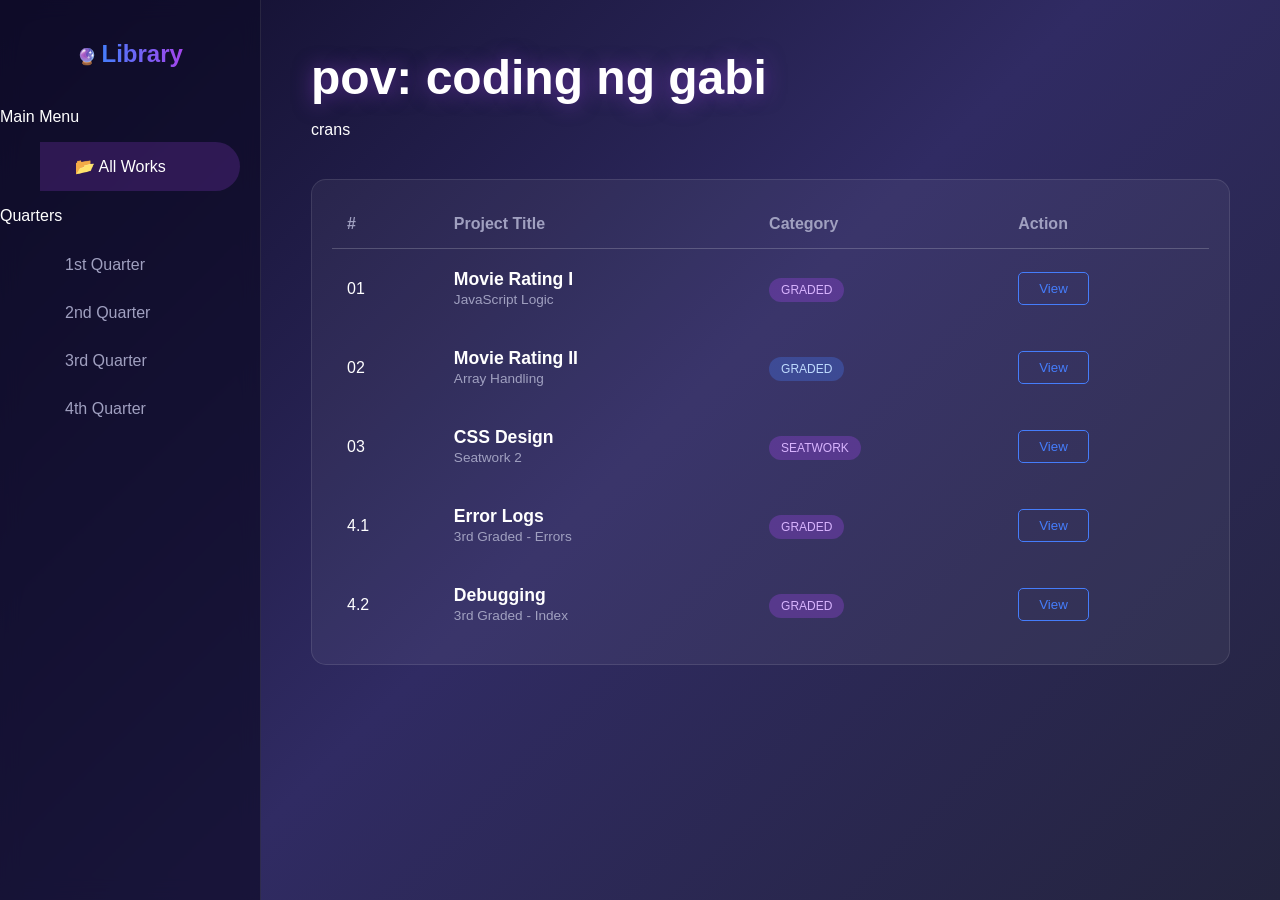
<file: index.html>
<!DOCTYPE html>
<html lang="en">
<head>
    <meta charset="UTF-8">
    <meta name="viewport" content="width=device-width, initial-scale=1.0">
    <title>Q4 Playlist</title>
    <link rel="stylesheet" href="index.css">
</head>
<body>
    <div class="appContainer">
        <aside class="sidebar">
            <div class="sidebarHeader">
                <div class="logo">
                    <span class="logoIcon">🔮</span>
                    <span class="logoText">Library</span>
                </div>
            </div>
            
            <nav class="navMenu">
                <div class="navSection">
                    <div class="navTitle">Main Menu</div>
                    <ul class="navList">
                        <li class="navItem active" data-target="all">
                            <span class="navIcon">📂</span>
                            <span class="navText">All Works</span>
                        </li>
                    </ul>
                </div>

                <div class="navSection">
                    <div class="navTitle">Quarters</div>
                    <ul class="navList">
                        <li class="navItem" data-target="q1"><span class="navText">1st Quarter</span></li>
                        <li class="navItem" data-target="q2"><span class="navText">2nd Quarter</span></li>
                        <li class="navItem" data-target="q3"><span class="navText">3rd Quarter</span></li>
                        <li class="navItem" data-target="q4"><span class="navText">4th Quarter</span></li>
                    </ul>
                </div>
            </nav>
        </aside>

        <main class="mainContent">
            <header class="contentHeader">
                <div class="headerInfo">
                    <h1 id="playlistTitle">pov: coding ng gabi</h1>
                    <p class="headerStatus">crans</p>
                </div>
            </header>

            <div class="tableWrapper">
                <table class="projectTable">
                    <thead>
                        <tr>
                            <th class="colNum">#</th>
                            <th class="colTitle">Project Title</th>
                            <th class="colTag">Category</th>
                            <th class="colLink">Action</th>
                        </tr>
                    </thead>
                    <tbody id="projectBody">
                        <tr class="projectRow" data-quarter="q4">
                            <td class="cellNum">01</td>
                            <td class="cellTitle">
                                <span class="mainTitle">Movie Rating I</span>
                                <span class="subTitle">JavaScript Logic</span>
                            </td>
                            <td><span class="badge purple">Graded</span></td>
                            <td><button class="launchBtn" onclick="window.location.href='public/q41gNaCandelaria.html'">View</button></td>
                        </tr>

                        <tr class="projectRow" data-quarter="q4">
                            <td class="cellNum">02</td>
                            <td class="cellTitle">
                                <span class="mainTitle">Movie Rating II</span>
                                <span class="subTitle">Array Handling</span>
                            </td>
                            <td><span class="badge blue">Graded</span></td>
                            <td><button class="launchBtn" onclick="window.location.href='public/q42gNaCandelaria.html'">View</button></td>
                        </tr>

                        <tr class="projectRow" data-quarter="q4">
                            <td class="cellNum">03</td>
                            <td class="cellTitle">
                                <span class="mainTitle">CSS Design</span>
                                <span class="subTitle">Seatwork 2</span>
                            </td>
                            <td><span class="badge purple">Seatwork</span></td>
                            <td><button class="launchBtn" onclick="window.location.href='public/9Na09CandelariaSeatwork2.html'">View</button></td>
                        </tr>

                        <tr class="projectRow" data-quarter="q4">
                            <td class="cellNum">4.1</td>
                            <td class="cellTitle">
                                <span class="mainTitle">Error Logs</span>
                                <span class="subTitle">3rd Graded - Errors</span>
                            </td>
                            <td><span class="badge purple">Graded</span></td>
                            <td><button class="launchBtn" onclick="window.location.href='public/3rdGraded/errorlogs.html'">View</button></td>
                        </tr>

                        <tr class="projectRow" data-quarter="q4">
                            <td class="cellNum">4.2</td>
                            <td class="cellTitle">
                                <span class="mainTitle">Debugging</span>
                                <span class="subTitle">3rd Graded - Index</span>
                            </td>
                            <td><span class="badge purple">Graded</span></td>
                            <td><button class="launchBtn" onclick="window.location.href='public/3rdGraded/index.html'">View</button></td>
                        </tr>
                    </tbody>
                </table>
            </div>
        </main>
    </div>
    <script src="index.js"></script>
</body>
</html>
</file>
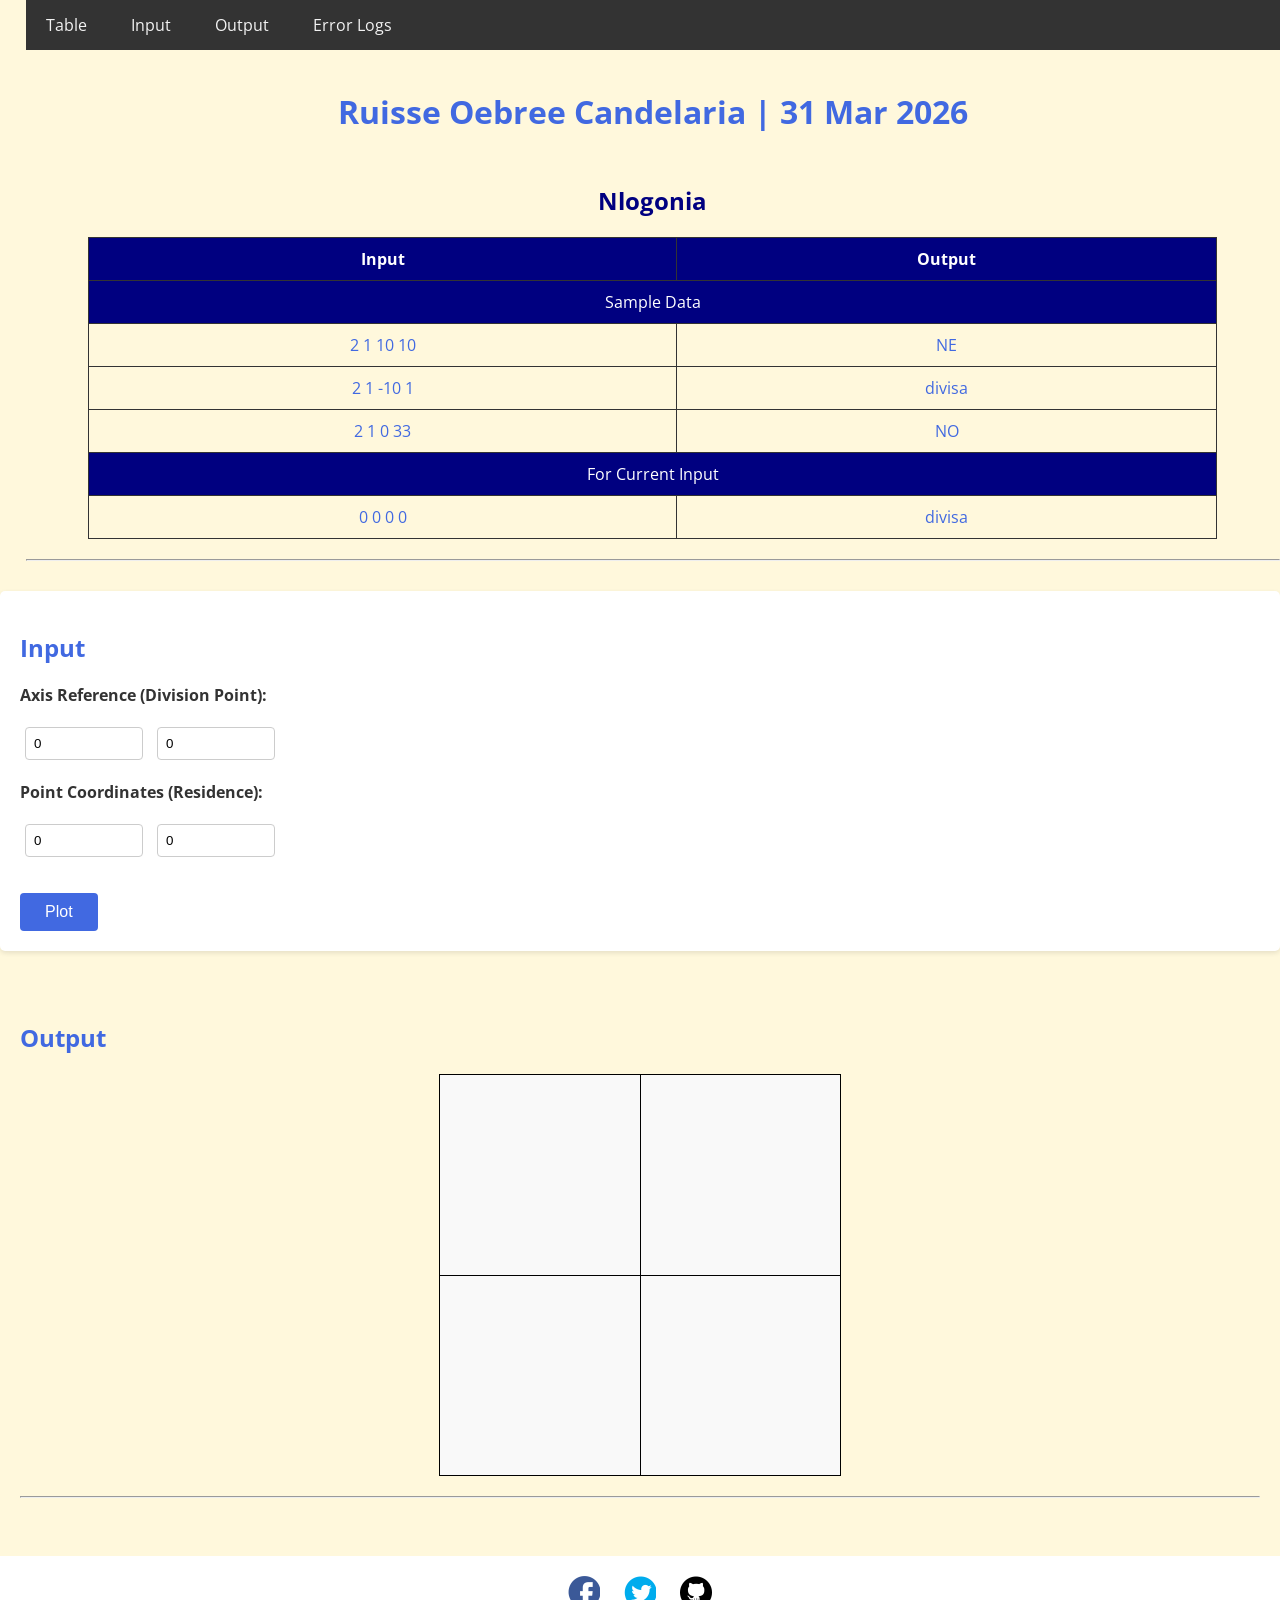
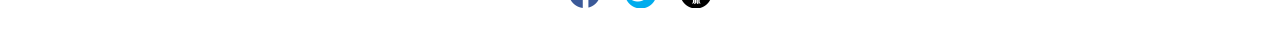
<file: public/3rdGraded/index.html>
<!DOCTYPE html>
<html lang="en">
<head>
  <meta charset="utf-8">
  <meta name="viewport" content="width=device-width">
  <meta name="author" content="Ruisse Oebree Candelaria">
  <meta name="description" content="Nlogonia - Coordinate Plane Division">
  <meta name="keywords" content="Nlogonia, coordinates, debugging, CSS, JavaScript">
  <title>CS3 - Nlogonia | Ruisse Oebree Candelaria</title>
  <link href="style.css" rel="stylesheet" type="text/css" />
  <link rel="preconnect" href="https://fonts.googleapis.com">
  <link rel="preconnect" href="https://fonts.gstatic.com" crossorigin>
  <link href="https://fonts.googleapis.com/css2?family=Open+Sans&family=Poppins:wght@300&family=Roboto&display=swap" rel="stylesheet">
  <link rel="icon" type="image/x-icon" href="images/favicon.ico">
</head>

<body>
  <header>
    <nav>
      <a href="#start">Table</a>
      <a href="#input">Input</a>
      <a href="#output">Output</a>
      <a href="errorlogs.html">Error Logs</a>
    </nav>
    
    <h1 style="padding: 30px">Ruisse Oebree Candelaria | 31 Mar 2026</h1>
    <h2 id="start">Nlogonia</h2>
  </header>

  <section id="table">
    <table> 
      <tr class="rColor">
        <th>Input</th> 
        <th>Output</th>
      </tr>
      <tr class="rColor"> 
        <td colspan="2">Sample Data</td>
      </tr>
      <tr> 
        <td>2 1 10 10</td> 
        <td>NE</td>
      </tr>
      <tr> 
        <td>2 1 -10 1</td> 
        <td>divisa</td>
      </tr>
      <tr> 
        <td>2 1 0 33</td> 
        <td>NO</td>
      </tr>
      <tr class="rColor"> 
        <td colspan="2">For Current Input</td>
      </tr>
      <tr> 
        <td id="in1">0 0 0 0</td> 
        <td id="out1">divisa</td>
      </tr>
    </table>
    <hr>
  </section>
  
  <section id="input">
    <h2>Input</h2>
  
    <h4>Axis Reference (Division Point):</h4>
    <p>
      <input type="number" id="x0" placeholder="x0" value="0">
      <input type="number" id="y0" placeholder="y0" value="0">
    </p>
    
    <h4>Point Coordinates (Residence):</h4>
    <p>
      <input type="number" id="x" placeholder="x" value="0"> 
      <input type="number" id="y" placeholder="y" value="0">
    </p>
    <button onclick="plotPoint(Number(x0.value), Number(y0.value), Number(x.value), Number(y.value))">Plot</button>
  </section>
  
  <section id="output">
    <h2>Output</h2>
  
    <div id="coordinatePlane">
      <div id="xAxis" class="axis"></div>
      <div id="yAxis" class="axis"></div>
    </div>
    <hr>
  </section>
  
  <footer>
    <a href="https://facebook.com" aria-label="Facebook"> 
      <div class="icon facebook"></div>
    </a>
    <a href="https://twitter.com" aria-label="Twitter">
      <div class="icon twitter"></div>
    </a>
    <a href="https://github.com" aria-label="GitHub">
      <div class="icon github"></div>
    </a>
  </footer>
  
  <script defer src="script.js"></script>
</body>
</html>
</file>
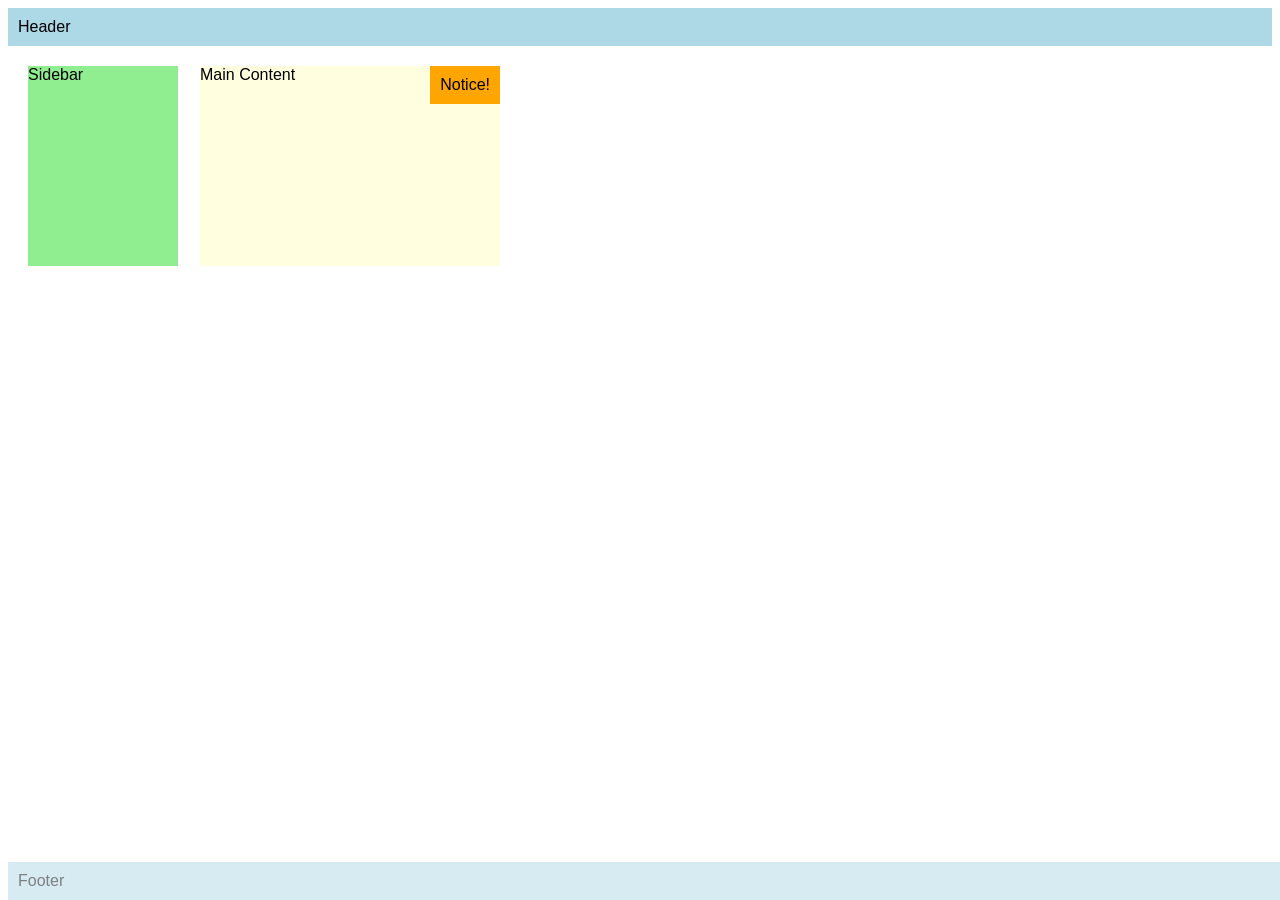
<file: public/9Na09CandelariaSeatwork2.html>
<!DOCTYPE html>
<html>
<head>
  <meta name="author" content="<Ruisse Oebree Candelaria>" />
  <meta name="revised" content="<30 March 2026>" />
  <style>
    body { font-family: Arial, sans-serif; }
    .header, .footer {
        background: lightblue;
        padding: 10px;
    }
    .footer {
        opacity: 0.5;
        position: fixed; bottom: 0; width: 100%;
    }
    .sidebar {
        background: lightgreen;
        width: 150px;
        height: 200px;
        position: relative; top: 20px; left: 20px;
    }
    .content {
        background: lightyellow;
        width: 300px;
        height: 200px;
        position: absolute; top: 66px; left: 200px;
        z-index: 1;
    } 
    .notice {
        position: absolute; top: 0; right: 0;
        background: orange;
        padding: 10px;
        z-index: 2;
    }   
  </style>
</head>
<body>
  <div class="header">Header</div>
  <div class="sidebar">Sidebar</div>
  <div class="content">
    Main Content
    <div class="notice">Notice!</div>
  </div>
  <div class="footer">Footer</div>
</body>
</html>
</file>
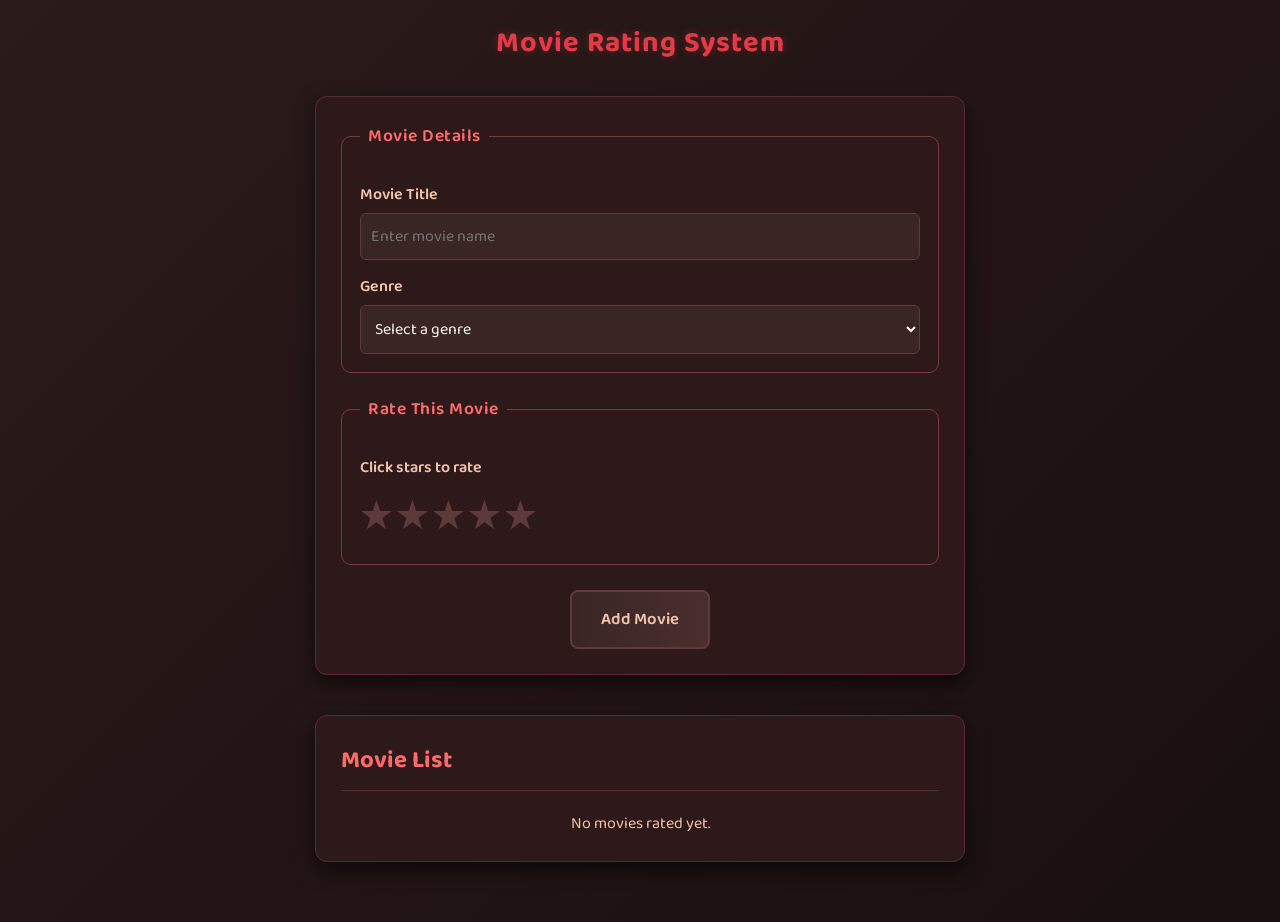
<file: public/q41gNaCandelaria.html>
<!DOCTYPE html>
<html lang="en">
<head>
    <meta charset="UTF-8">
    <meta name="viewport" content="width=device-width, initial-scale=1.0">
    <title>Q4 1st Graded - Movie Rating</title>
    <!-- Link to the separate CSS file -->
    <link rel="stylesheet" href="../public/stylesheets/q41gNaCandelaria.css">
</head>
<body>

    <h1>Movie Rating System</h1>

    <form id="movieForm">
        <fieldset>
            <legend>Movie Details</legend>
            
            <label for="movieTitle">Movie Title</label>
            <input type="text" id="movieTitle" placeholder="Enter movie name" required>

            <label for="movieGenre">Genre</label>
            <select id="movieGenre" required>
                <option value="" disabled selected>Select a genre</option>
                <option value="Action">Action</option>
                <option value="Comedy">Comedy</option>
                <option value="Drama">Drama</option>
                <option value="Horror">Horror</option>
                <option value="Sci-Fi">Sci-Fi</option>
                <option value="Romance">Romance</option>
                <option value="Animation">Animation</option>
            </select>
        </fieldset>

        <fieldset>
            <legend>Rate This Movie</legend>
            <label>Click stars to rate</label>
            <div class="star-rating-container">
                <input type="radio" id="star5" name="rating" value="5" /><label for="star5" title="5 stars">★</label>
                <input type="radio" id="star4" name="rating" value="4" /><label for="star4" title="4 stars">★</label>
                <input type="radio" id="star3" name="rating" value="3" /><label for="star3" title="3 stars">★</label>
                <input type="radio" id="star2" name="rating" value="2" /><label for="star2" title="2 stars">★</label>
                <input type="radio" id="star1" name="rating" value="1" /><label for="star1" title="1 star">★</label>
            </div>
        </fieldset>

        <div class="button-group">
            <button type="submit" class="toggle-btn submit-btn">Add Movie</button>
        </div>
    </form>

    <div class="movie-list-section">
        <h2>Movie List</h2>
        <div id="movieListContainer">
            <p style="text-align:center; color:#f1c4ac;">No movies rated yet.</p>
        </div>
    </div>

    <script>
        const movieForm = document.getElementById('movieForm');
        const movieListContainer = document.getElementById('movieListContainer');
        
        const STORAGE_KEY = 'movie_ratings_data';

        
        function getMoviesFromStorage() {
            const storedData = localStorage.getItem(STORAGE_KEY);
            return storedData ? JSON.parse(storedData) : [];
        }

    
        function saveMovieToStorage(movieObj) {
            const movies = getMoviesFromStorage();
            movies.push(movieObj);
            localStorage.setItem(STORAGE_KEY, JSON.stringify(movies));
        }

        
        function renderMovieList() {
            const movies = getMoviesFromStorage();
            movieListContainer.innerHTML = ''; 

            if (movies.length === 0) {
                movieListContainer.innerHTML = '<p style="text-align:center; color:#f1c4ac;">No movies rated yet.</p>';
                return;
            }

            movies.forEach(movie => {
                const movieItem = document.createElement('div');
                movieItem.classList.add('movie-item');

                let starsHTML = '';
                for(let i = 0; i < movie.rating; i++) {
                    starsHTML += '★';
                }

                movieItem.innerHTML = `
                    <div class="movie-info">
                        <h3>${movie.title}</h3>
                        <span>${movie.genre}</span>
                    </div>
                    <div class="display-stars" title="Rating: ${movie.rating}/5">
                        ${starsHTML}
                    </div>
                `;

                movieListContainer.appendChild(movieItem);
            });
        }

        movieForm.addEventListener('submit', function(event) {
            event.preventDefault(); 

            const title = document.getElementById('movieTitle').value;
            const genre = document.getElementById('movieGenre').value;
            
            const ratingInput = document.querySelector('input[name="rating"]:checked');
            
            if (!ratingInput) {
                alert("Please select a star rating!");
                return;
            }

            const rating = parseInt(ratingInput.value);

            const newMovie = {
                title: title,
                genre: genre,
                rating: rating
            };

            saveMovieToStorage(newMovie);
            renderMovieList();
            movieForm.reset();
        });

        renderMovieList();
    </script>
</body>
</html>
</file>
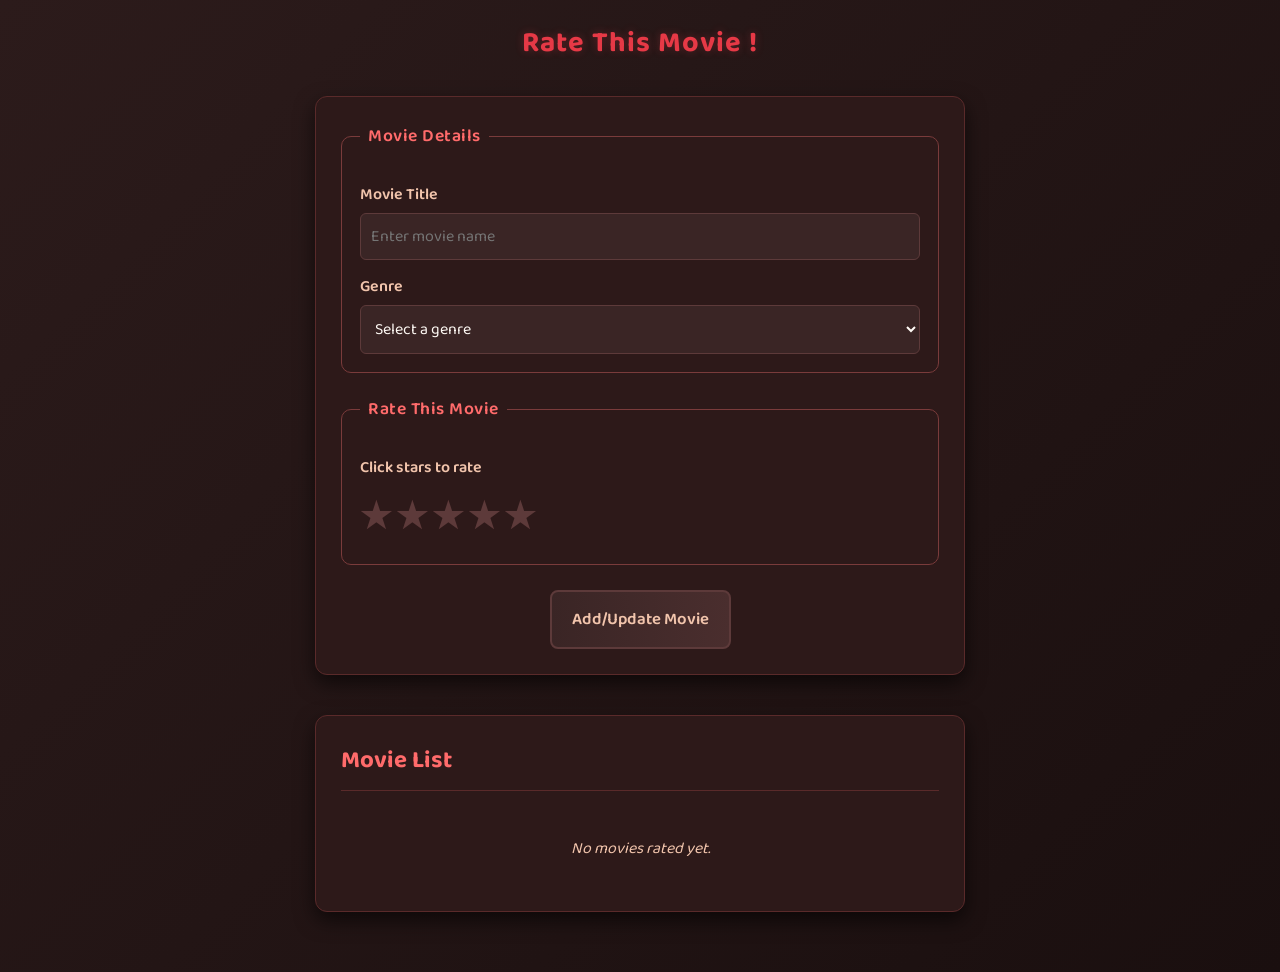
<file: public/q42gNaCandelaria.html>
<!DOCTYPE html>
<html lang="en">
<head>
    <meta charset="UTF-8">
    <meta name="viewport" content="width=device-width, initial-scale=1.0">
    <title>Q4 2nd Graded - Movie Rating with UD</title>
    <link rel="stylesheet" href="../public/stylesheets/q42gNaCandelaria.css">
</head>
<body>

    <h1>Rate This Movie !</h1>

    <form id="movieForm">
        <fieldset>
            <legend>Movie Details</legend>
            
            <label for="movieTitle">Movie Title</label>
            <input type="text" id="movieTitle" placeholder="Enter movie name" required>

            <label for="movieGenre">Genre</label>
            <select id="movieGenre" required>
                <option value="" disabled selected>Select a genre</option>
                <option value="Action">Action</option>
                <option value="Comedy">Comedy</option>
                <option value="Drama">Drama</option>
                <option value="Horror">Horror</option>
                <option value="Sci-Fi">Sci-Fi</option>
                <option value="Romance">Romance</option>
                <option value="Animation">Animation</option>
            </select>
        </fieldset>

        <fieldset>
            <legend>Rate This Movie</legend>
            <label>Click stars to rate</label>
            <div class="star-rating-container">
                <input type="radio" id="star5" name="rating" value="5" /><label for="star5" title="5 stars">★</label>
                <input type="radio" id="star4" name="rating" value="4" /><label for="star4" title="4 stars">★</label>
                <input type="radio" id="star3" name="rating" value="3" /><label for="star3" title="3 stars">★</label>
                <input type="radio" id="star2" name="rating" value="2" /><label for="star2" title="2 stars">★</label>
                <input type="radio" id="star1" name="rating" value="1" /><label for="star1" title="1 star">★</label>
            </div>
        </fieldset>

        <div class="button-group">
            <button type="submit" class="toggle-btn submit-btn">Add/Update Movie</button>
        </div>
    </form>

    <div class="movie-list-section">
        <h2>Movie List</h2>
        <div id="movieListContainer">
            <p style="text-align:center; color:#f1c4ac;">No movies rated yet.</p>
        </div>
    </div>

    <script>
        const movieForm = document.getElementById('movieForm');
        const movieListContainer = document.getElementById('movieListContainer');
        
        // localStorage key for data persistence
        const STORAGE_KEY = 'movie_ratings_data';

        function getMoviesFromStorage() {
            const storedData = localStorage.getItem(STORAGE_KEY);
            return storedData ? JSON.parse(storedData) : [];
        }

        function saveMoviesToStorage(movies) {
            localStorage.setItem(STORAGE_KEY, JSON.stringify(movies));
        }

        function findMovieByTitle(movies, title) {
            return movies.findIndex(movie => 
                movie.title.toLowerCase() === title.toLowerCase().trim()
            );
        }

        function escapeHtml(text) {
            const div = document.createElement('div');
            div.textContent = text;
            return div.innerHTML;
        }

        function renderMovieList() {
            const movies = getMoviesFromStorage();
            movieListContainer.innerHTML = ''; 

            if (movies.length === 0) {
                movieListContainer.innerHTML = '<p style="text-align:center; color:#f1c4ac;">No movies rated yet.</p>';
                return;
            }

            movies.forEach((movie, index) => {
                const movieItem = document.createElement('div');
                movieItem.classList.add('movie-item');

                let starsHTML = '';
                for(let i = 0; i < Math.round(movie.rating); i++) {
                    starsHTML += '★';
                }

                const deleteBtn = document.createElement('button');
                deleteBtn.textContent = 'Delete';
                deleteBtn.classList.add('delete-btn');
                deleteBtn.setAttribute('aria-label', `Delete ${escapeHtml(movie.title)}`);
                deleteBtn.addEventListener('click', () => handleDeleteMovie(index));

                movieItem.innerHTML = `
                    <div class="movie-info">
                        <h3>${escapeHtml(movie.title)}</h3>
                        <span class="movie-genre">${escapeHtml(movie.genre)}</span>
                    </div>
                    <div class="display-stars" title="Rating: ${movie.rating.toFixed(1)}/5">
                        ${starsHTML}
                    </div>
                `;
                
                movieItem.appendChild(deleteBtn);
                movieListContainer.appendChild(movieItem);
            });
        }

        function handleDeleteMovie(index) {
            if (confirm('Are you sure you want to delete this movie?')) {
                const movies = getMoviesFromStorage();
                movies.splice(index, 1); 
                saveMoviesToStorage(movies); 
                renderMovieList(); 
            }
        }

        
        movieForm.addEventListener('submit', function(event) {
            event.preventDefault();

            const title = document.getElementById('movieTitle').value.trim();
            const genre = document.getElementById('movieGenre').value;
            const ratingInput = document.querySelector('input[name="rating"]:checked');
            
            if (!ratingInput) {
                alert("Please select a star rating!");
                return;
            }

            const newRating = parseInt(ratingInput.value);
            const movies = getMoviesFromStorage();
            const existingIndex = findMovieByTitle(movies, title);
            
            if (existingIndex !== -1) {
                const existingMovie = movies[existingIndex];
                const averagedRating = (existingMovie.rating + newRating) / 2;
                
                movies[existingIndex] = {
                    title: title,
                    genre: genre,
                    rating: averagedRating
                };
                
                alert(`✓ "${title}" updated!\nNew averaged rating: ${averagedRating.toFixed(1)}/5`);
            } else {
                const newMovie = {
                    title: title,
                    genre: genre,
                    rating: newRating
                };
                movies.push(newMovie);
                alert(`✓ "${title}" added successfully!`);
            }

            saveMoviesToStorage(movies);
            renderMovieList();
            movieForm.reset(); 
        });

        renderMovieList();
    </script>
</body>
</html>
</file>
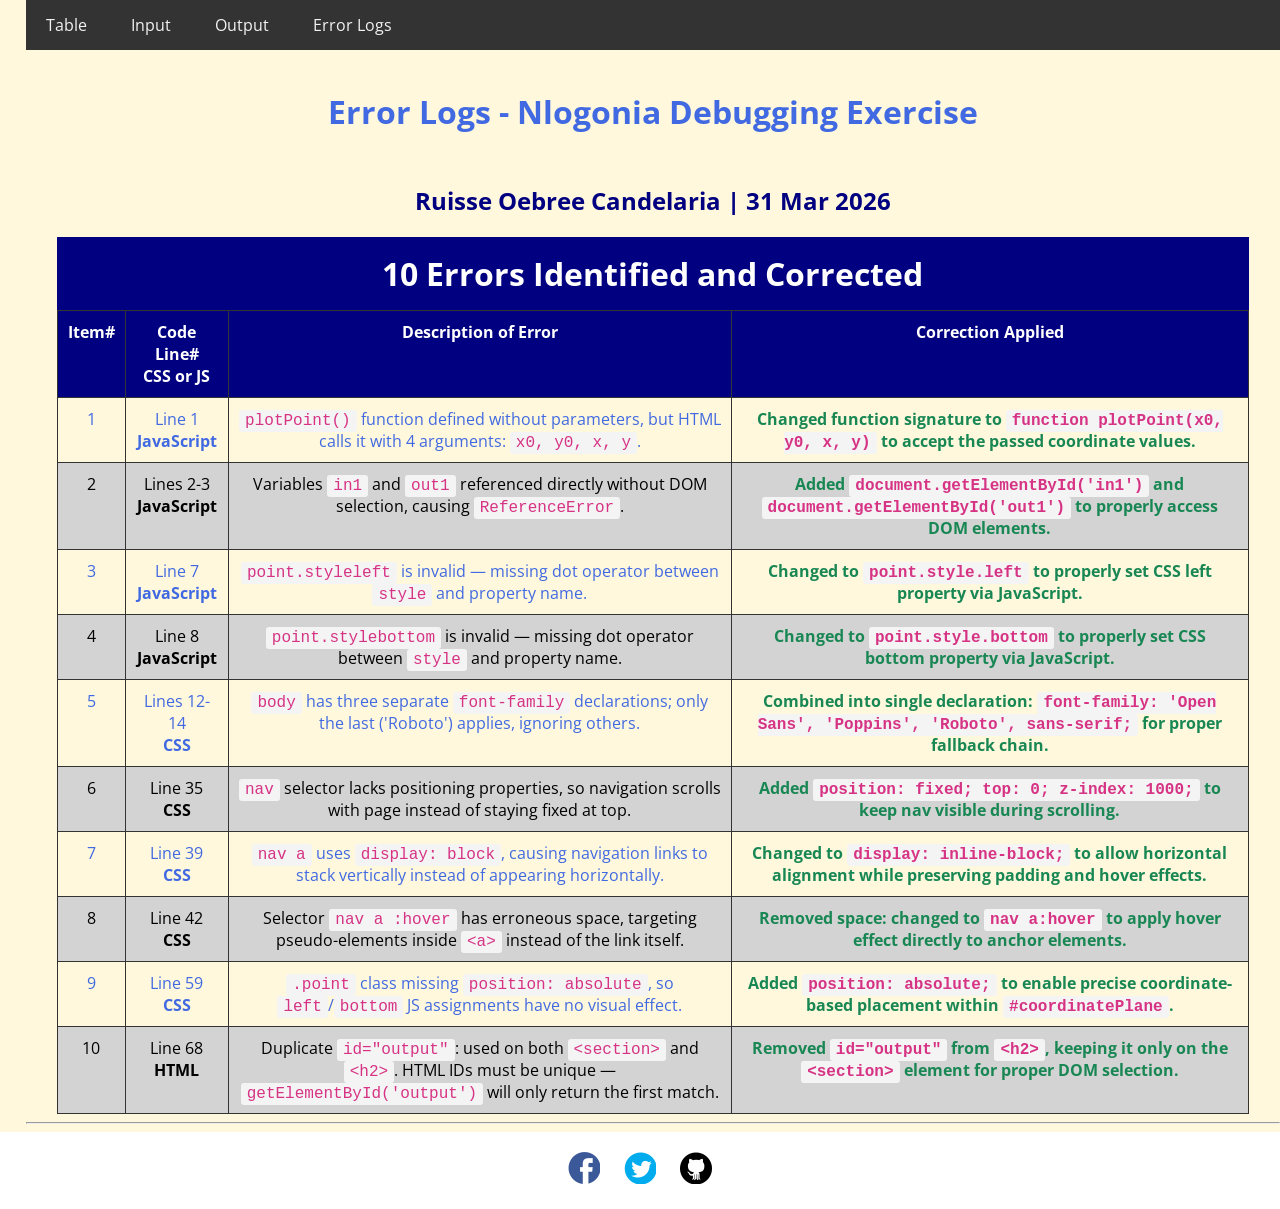
<file: public/3rdGraded/errorlogs.html>
<!DOCTYPE html>
<html lang="en">
<head>
  <meta charset="utf-8">
  <meta name="viewport" content="width=device-width">
  <meta name="author" content="Ruisse Oebree Candelaria">
  <meta name="description" content="Nlogonia Debugging Exercise - Error Analysis and Corrections">
  <meta name="keywords" content="debugging, CSS, JavaScript, DOM, Nlogonia, error logs">
  <title>CS3 - Error Logs | Ruisse Oebree Candelaria</title>
  <link href="style.css" rel="stylesheet" type="text/css" />
  <link rel="preconnect" href="https://fonts.googleapis.com">
  <link rel="preconnect" href="https://fonts.gstatic.com" crossorigin>
  <link href="https://fonts.googleapis.com/css2?family=Open+Sans&family=Poppins:wght@300&family=Roboto&display=swap" rel="stylesheet">
  <link rel="icon" type="image/x-icon" href="images/favicon.ico">

  <style>
    tr:nth-child(1) ~ tr:nth-child(odd) {
      background-color: lightgray;
      color: black;
    }
    td, th {
      padding: 10px;
      vertical-align: top;
    }
    table {
      width: 95%;
      margin: 0 auto;
    }
    caption {
      font-size: 2em;
      font-weight: bold;
      padding: 15px;
      background-color: navy;
      color: white;
    }
    code {
      background-color: #f4f4f4;
      padding: 2px 6px;
      border-radius: 3px;
      font-family: 'Courier New', monospace;
      color: #d63384;
    }
    .correction {
      color: #198754;
      font-weight: bold;
    }
  </style>
</head>

<body>
  <header>
    <nav>
      <a href="index.html#start">Table</a>
      <a href="index.html#input">Input</a>
      <a href="index.html#output">Output</a>
      <a href="errorlogs.html">Error Logs</a>
    </nav>
    
    <h1 style="padding: 30px">Error Logs - Nlogonia Debugging Exercise</h1>
    <h2 style="text-align: center; color: navy;">Ruisse Oebree Candelaria | 31 Mar 2026</h2>
  </header>

  <section id="table">
    <table> 
      <caption>10 Errors Identified and Corrected</caption>
      <tr class="rColor">
        <th>Item#</th> 
        <th>Code Line#<br/>CSS or JS</th> 
        <th>Description of Error</th>
        <th>Correction Applied</th>
      </tr>
      <tr>
        <td>1</td> 
        <td>Line 1<br><strong>JavaScript</strong></td> 
        <td><code>plotPoint()</code> function defined without parameters, but HTML calls it with 4 arguments: <code>x0, y0, x, y</code>.</td>
        <td class="correction">Changed function signature to <code>function plotPoint(x0, y0, x, y)</code> to accept the passed coordinate values.</td>
      </tr>
      <tr>
        <td>2</td> 
        <td>Lines 2-3<br><strong>JavaScript</strong></td> 
        <td>Variables <code>in1</code> and <code>out1</code> referenced directly without DOM selection, causing <code>ReferenceError</code>.</td>
        <td class="correction">Added <code>document.getElementById('in1')</code> and <code>document.getElementById('out1')</code> to properly access DOM elements.</td>
      </tr>
      <tr>
        <td>3</td> 
        <td>Line 7<br><strong>JavaScript</strong></td> 
        <td><code>point.styleleft</code> is invalid — missing dot operator between <code>style</code> and property name.</td>
        <td class="correction">Changed to <code>point.style.left</code> to properly set CSS left property via JavaScript.</td>
      </tr>
      <tr>
        <td>4</td> 
        <td>Line 8<br><strong>JavaScript</strong></td> 
        <td><code>point.stylebottom</code> is invalid — missing dot operator between <code>style</code> and property name.</td>
        <td class="correction">Changed to <code>point.style.bottom</code> to properly set CSS bottom property via JavaScript.</td>
      </tr>
      <tr>
        <td>5</td> 
        <td>Lines 12-14<br><strong>CSS</strong></td> 
        <td><code>body</code> has three separate <code>font-family</code> declarations; only the last ('Roboto') applies, ignoring others.</td>
        <td class="correction">Combined into single declaration: <code>font-family: 'Open Sans', 'Poppins', 'Roboto', sans-serif;</code> for proper fallback chain.</td>
      </tr>
      <tr>
        <td>6</td> 
        <td>Line 35<br><strong>CSS</strong></td> 
        <td><code>nav</code> selector lacks positioning properties, so navigation scrolls with page instead of staying fixed at top.</td>
        <td class="correction">Added <code>position: fixed; top: 0; z-index: 1000;</code> to keep nav visible during scrolling.</td>
      </tr>
      <tr>
        <td>7</td> 
        <td>Line 39<br><strong>CSS</strong></td> 
        <td><code>nav a</code> uses <code>display: block</code>, causing navigation links to stack vertically instead of appearing horizontally.</td>
        <td class="correction">Changed to <code>display: inline-block;</code> to allow horizontal alignment while preserving padding and hover effects.</td>
      </tr>
      <tr>
        <td>8</td> 
        <td>Line 42<br><strong>CSS</strong></td> 
        <td>Selector <code>nav a :hover</code> has erroneous space, targeting pseudo-elements inside <code>&lt;a&gt;</code> instead of the link itself.</td>
        <td class="correction">Removed space: changed to <code>nav a:hover</code> to apply hover effect directly to anchor elements.</td>
      </tr>
      <tr>
        <td>9</td> 
        <td>Line 59<br><strong>CSS</strong></td> 
        <td><code>.point</code> class missing <code>position: absolute</code>, so <code>left</code>/<code>bottom</code> JS assignments have no visual effect.</td>
        <td class="correction">Added <code>position: absolute;</code> to enable precise coordinate-based placement within <code>#coordinatePlane</code>.</td>
      </tr>
      <tr>
        <td>10</td> 
        <td>Line 68<br><strong>HTML</strong></td> 
        <td>Duplicate <code>id="output"</code>: used on both <code>&lt;section&gt;</code> and <code>&lt;h2&gt;</code>. HTML IDs must be unique — <code>getElementById('output')</code> will only return the first match.</td>
        <td class="correction">Removed <code>id="output"</code> from <code>&lt;h2&gt;</code>, keeping it only on the <code>&lt;section&gt;</code> element for proper DOM selection.</td>
      </tr>
    </table>
    <hr>
  </section>
  
  <footer>
    <a href="https://facebook.com" aria-label="Facebook"> 
      <div class="icon facebook"></div>
    </a>
    <a href="https://twitter.com" aria-label="Twitter">
      <div class="icon twitter"></div>
    </a>
    <a href="https://github.com" aria-label="GitHub">
      <div class="icon github"></div>
    </a>
  </footer>
 
</body>
</html>
</file>
<file: index.css>
:root {
    --bgDeep: #0f0c29;
    --bgGradient: linear-gradient(135deg, #0f0c29, #302b63, #24243e);
    --sidebarColor: rgba(15, 12, 41, 0.7);
    --accentPurple: #a445ed;
    --accentBlue: #457dfb;
    --textMain: #ffffff;
    --textMuted: #a0a0c0;
    --glass: rgba(255, 255, 255, 0.05);
}

body {
    margin: 0;
    font-family: 'Segoe UI', Roboto, sans-serif;
    background: var(--bgGradient);
    background-attachment: fixed;
    color: var(--textMain);
    height: 100vh;
}

.appContainer {
    display: flex;
    height: 100%;
}

.sidebar {
    width: 260px;
    background: var(--sidebarColor);
    backdrop-filter: blur(10px);
    border-right: 1px solid rgba(255, 255, 255, 0.1);
    display: flex;
    flex-direction: column;
}

.sidebarHeader {
    padding: 40px 20px;
    text-align: center;
}

.logoText {
    font-size: 1.5rem;
    font-weight: bold;
    background: linear-gradient(to right, var(--accentBlue), var(--accentPurple));
    -webkit-background-clip: text;
    -webkit-text-fill-color: transparent;
}

.navItem {
    padding: 15px 25px;
    list-style: none;
    cursor: pointer;
    color: var(--textMuted);
    transition: 0.3s;
    border-radius: 0 25px 25px 0;
    margin-right: 20px;
}

.navItem:hover, .navItem.active {
    background: rgba(164, 69, 237, 0.2);
    color: var(--textMain);
    padding-left: 35px;
}

.mainContent {
    flex: 1;
    padding: 50px;
    overflow-y: auto;
}

.contentHeader h1 {
    font-size: 3rem;
    margin: 0;
    text-shadow: 0 0 20px rgba(164, 69, 237, 0.5);
}

.tableWrapper {
    margin-top: 40px;
    background: var(--glass);
    border-radius: 15px;
    padding: 20px;
    border: 1px solid rgba(255, 255, 255, 0.1);
}

.projectTable {
    width: 100%;
    border-collapse: collapse;
}

th {
    text-align: left;
    color: var(--textMuted);
    padding: 15px;
    border-bottom: 1px solid rgba(255, 255, 255, 0.1);
}

.projectRow {
    transition: 0.3s;
}

.projectRow:hover {
    background: rgba(255, 255, 255, 0.03);
    transform: scale(1.01);
}

td {
    padding: 20px 15px;
}

.mainTitle {
    display: block;
    font-weight: 600;
    font-size: 1.1rem;
}

.subTitle {
    font-size: 0.85rem;
    color: var(--textMuted);
}

.badge {
    padding: 5px 12px;
    border-radius: 20px;
    font-size: 0.75rem;
    text-transform: uppercase;
}

.badge.purple { background: rgba(164, 69, 237, 0.3); color: #d8b4fe; }
.badge.blue { background: rgba(69, 125, 251, 0.3); color: #bfdbfe; }

.launchBtn {
    background: transparent;
    border: 1px solid var(--accentBlue);
    color: var(--accentBlue);
    padding: 8px 20px;
    border-radius: 5px;
    cursor: pointer;
    transition: 0.3s;
}

.launchBtn:hover {
    background: var(--accentBlue);
    color: white;
    box-shadow: 0 0 15px var(--accentBlue);
}
</file>
<file: public/3rdGraded/style.css>
html {
  height: 100%;
  width: 100%;
}

body {
  /* Error 8, multiple family declarations */
  font-family: 'Open Sans', 'Poppins', 'Roboto', sans-serif;
  background-color: cornsilk;
  color: royalblue;
  padding: 0;
  margin: 0;
}

section, header {
  padding-left: 2%;
}

/*---- Navigation Bar Styles ----
Requirements:
- Navigation should be on one line at the top of the browser
- Should not scroll with the rest of the content
- Hover effect on each link to change background and foreground color
*/

/* Error 4, position: fixed */
nav {
  width: 100%;
  background-color: #333;
  position: fixed;
  top: 0;
  z-index: 1000;
}

/* Error 7, display: inline-block */
nav a {
  display: inline-block;
  color: #f2f2f2;
  text-align: center;
  padding: 14px 20px;
  text-decoration: none;
}

/* Error 5, removed space between 'a' and ':hover' */
nav a:hover {
  background-color: #ddd;
  color: black;
}

/*---- coordinate plane ----*/
#coordinatePlane {
  position: relative;
  height: 400px;
  width: 400px;
  border: 1px solid black;
  margin: 20px auto;
  background-color: #f9f9f9;
}

/* Error 6 Fixed, position: absolute  */
.point {
  position: absolute;
  height: 10px;
  width: 10px;
  background-color: red;
  border-radius: 50%;
}

.axis {
  position: absolute;
  background-color: black;
}

#xAxis {
  left: 0;
  top: 200px;
  width: 100%;
  height: 1px;
}

#yAxis {
  left: 200px;
  bottom: 0;
  width: 1px;
  height: 100%;
}

/*---- Image Sprites ----*/
footer {
  width: 100%;
  background-color: white;
  color: #333;
  text-align: center;
  padding: 20px 0;
  position: relative;
  bottom: 0;
}

footer a {
  text-decoration: none;
  margin: 0 10px;
}

.icon {
  width: 32px;
  height: 32px;
  display: inline-block;
  background: url('images/sprites.png') no-repeat;
}

.facebook {
  background-position: -226px -129px;
}

.twitter {
  background-position: -340px -129px;
}

.github {
  background-position: -456px -129px;
}

.facebook:hover {
  background-position: -226px -55px;
}

.twitter:hover {
  background-position: -340px -54px;
}

.github:hover {
  background-position: -456px -54px;
}

/*---- lamesa ----*/
table {
  border-collapse: collapse;
  width: 90%;
  margin: 20px auto;
}

th, td, tr {
  padding: 10px;
  border: 1px solid #333;
  text-align: center;
}

.rColor {
  background-color: navy;
  color: white;
}

caption {
  font-size: 1.5em;
  font-weight: bold;
  padding: 10px;
  caption-side: top;
}

/*---- input bang ----*/
#input {
  margin: 30px 0;
  padding: 20px;
  background-color: #fff;
  border-radius: 5px;
  box-shadow: 0 2px 5px rgba(0,0,0,0.1);
}

#input h2 {
  margin-bottom: 20px;
}

#input h4 {
  margin: 15px 0 10px 0;
  color: #333;
}

#input input[type="number"] {
  padding: 8px;
  margin: 5px;
  width: 100px;
  border: 1px solid #ccc;
  border-radius: 4px;
}

#input button {
  margin-top: 15px;
  padding: 10px 25px;
  background-color: royalblue;
  color: white;
  border: none;
  border-radius: 4px;
  cursor: pointer;
  font-size: 16px;
}

#input button:hover {
  background-color: navy;
}

/*---- output ----*/
#output {
  margin: 30px 0;
  padding: 20px;
}

#output h2 {
  margin-bottom: 20px;
}

/*---- header----*/
header h1 {
  margin-top: 60px; 
  text-align: center;
}

header h2 {
  text-align: center;
  color: navy;
}

/*---- design when smth ----*/
@media screen and (max-width: 600px) {
  nav a {
    display: block;
    padding: 10px;
  }
  
  #coordinatePlane {
    width: 300px;
    height: 300px;
  }
  
  #xAxis {
    top: 150px;
  }
  
  #yAxis {
    left: 150px;
  }
}
</file>
<file: public/stylesheets/q41gNaCandelaria.css>
@import url('https://fonts.googleapis.com/css2?family=Baloo+2:wght@400;600;700&display=swap');

* {
    margin: 0;
    padding: 0;
    box-sizing: border-box;
}

body {
    font-family: 'Baloo 2', cursive;
    background: linear-gradient(135deg, #2c1b1b, #1a0f0f);
    color: #f8f0e9;
    padding: 20px;
    margin: 0;
    min-height: 100vh;
}

h1 {
    text-align: center;
    color: #e63946;
    text-shadow: 0 0 8px rgba(230, 57, 70, 0.3);
    margin-bottom: 30px;
    font-size: 1.8rem;
    letter-spacing: 1px;
}

h2 {
    color: #ff6b6b;
    margin-bottom: 20px;
    border-bottom: 1px solid #5a2a2a;
    padding-bottom: 10px;
}

form {
    max-width: 650px;
    margin: 0 auto;
    background: #2d1919;
    padding: 25px;
    border-radius: 12px;
    box-shadow: 0 8px 20px rgba(0, 0, 0, 0.6);
    border: 1px solid #5a2a2a;
}

fieldset {
    margin-bottom: 22px;
    padding: 18px;
    border: 1px solid #7a3b3b;
    border-radius: 10px;
    background: rgba(45, 25, 25, 0.6);
}

legend {
    font-weight: 600;
    color: #ff6b6b;
    padding: 0 8px;
    font-size: 1.1rem;
    letter-spacing: 0.5px;
}

label {
    display: block;
    margin: 14px 0 6px;
    font-weight: 600;
    color: #f1c4ac;
}

input, select, textarea {
    width: 100%;
    padding: 10px;
    border: 1px solid #5d3a3a;
    border-radius: 6px;
    background: #3a2525;
    color: #fffaf5;
    font-family: inherit;
    box-sizing: border-box;
    font-size: 1rem;
    transition: border-color 0.3s ease;
}

input:focus, select:focus, textarea:focus {
    outline: none;
    border-color: #d95f33;
    box-shadow: 0 0 0 3px rgba(217, 95, 51, 0.4);
}

.star-rating-container {
    display: flex;
    flex-direction: row-reverse;
    justify-content: flex-end;
    gap: 5px;
    margin-top: 10px;
}

.star-rating-container input {
    display: none;
}

.star-rating-container label {
    cursor: pointer;
    font-size: 35px;
    color: #5d3a3a; 
    margin: 0;
    transition: color 0.2s;
}

.star-rating-container input:checked ~ label,
.star-rating-container label:hover,
.star-rating-container label:hover ~ label {
    color: #ffd700; 
    text-shadow: 0 0 5px rgba(255, 215, 0, 0.5);
}

.button-group {
    display: flex;
    gap: 12px;
    margin-top: 25px;
    flex-wrap: wrap;
    justify-content: center;
}

.toggle-btn {
    padding: 14px 20px;
    background: #3a2525;
    border: 2px solid #5d3a3a;
    border-radius: 8px;
    color: #f1c4ac;
    font-weight: 600;
    font-family: 'Baloo 2', cursive;
    font-size: 1.05rem;
    cursor: pointer;
    transition: all 0.25s ease;
    min-width: 140px;
    text-transform: none;
}

.toggle-btn:hover {
    background: #4a2e2e;
    border-color: #7a3b3b;
    transform: translateY(-1px);
}

.toggle-btn.submit-btn {
    background: linear-gradient(to right, #3a2525, #4a2e2e);
    border-color: #5d3a3a;
}

.toggle-btn.submit-btn:hover {
    background: linear-gradient(to right, #4a2e2e, #5a3737);
    border-color: #e63946;
}

.toggle-btn.submit-btn:active {
    background: #c1121f;
    color: white;
    border-color: #ff6b6b;
}

.movie-list-section {
    max-width: 650px;
    margin: 40px auto;
    background: #2d1919;
    padding: 25px;
    border-radius: 12px;
    box-shadow: 0 8px 20px rgba(0, 0, 0, 0.6);
    border: 1px solid #5a2a2a;
}

.movie-item {
    background: #3a2525;
    border: 1px solid #5d3a3a;
    padding: 15px;
    margin-bottom: 15px;
    border-radius: 8px;
    display: flex;
    justify-content: space-between;
    align-items: center;
    transition: transform 0.2s;
}

.movie-item:hover {
    transform: translateX(5px);
    border-color: #e63946;
}

.movie-info h3 {
    margin: 0 0 5px 0;
    font-size: 1.2rem;
    color: #fffaf5;
}

.movie-info span {
    font-size: 0.9rem;
    color: #ff6b6b;
    background: rgba(230, 57, 70, 0.1);
    padding: 2px 8px;
    border-radius: 4px;
    border: 1px solid #5a2a2a;
}

.display-stars {
    color: #ffd700; 
    font-size: 24px;
    text-shadow: 0 0 5px rgba(255, 215, 0, 0.3);
}

@media (max-width: 768px) {
    body { padding: 15px; }
    h1 { font-size: 1.6rem; margin-bottom: 25px; }
    form { padding: 20px; }
    fieldset { padding: 15px; margin-bottom: 20px; }
    legend { font-size: 1rem; }
    label { margin: 12px 0 5px; font-size: 0.95rem; }
    input, select, textarea { padding: 9px; font-size: 0.95rem; }
}

@media (max-width: 650px) {
    .button-group { flex-direction: column; justify-content: center; }
    .toggle-btn { width: 100%; margin-bottom: 10px; }
    .toggle-btn:last-child { margin-bottom: 0; }
}
</file>
<file: public/stylesheets/q42gNaCandelaria.css>
@import url('https://fonts.googleapis.com/css2?family=Baloo+2:wght@400;600;700&display=swap');

* {
    margin: 0;
    padding: 0;
    box-sizing: border-box;
}

body {
    font-family: 'Baloo 2', cursive;
    background: linear-gradient(135deg, #2c1b1b, #1a0f0f);
    color: #f8f0e9;
    padding: 20px;
    margin: 0;
    min-height: 100vh;
}

h1 {
    text-align: center;
    color: #e63946;
    text-shadow: 0 0 8px rgba(230, 57, 70, 0.3);
    margin-bottom: 30px;
    font-size: 1.8rem;
    letter-spacing: 1px;
}

h2 {
    color: #ff6b6b;
    margin-bottom: 20px;
    border-bottom: 1px solid #5a2a2a;
    padding-bottom: 10px;
}

form {
    max-width: 650px;
    margin: 0 auto;
    background: #2d1919;
    padding: 25px;
    border-radius: 12px;
    box-shadow: 0 8px 20px rgba(0, 0, 0, 0.6);
    border: 1px solid #5a2a2a;
}

fieldset {
    margin-bottom: 22px;
    padding: 18px;
    border: 1px solid #7a3b3b;
    border-radius: 10px;
    background: rgba(45, 25, 25, 0.6);
}

legend {
    font-weight: 600;
    color: #ff6b6b;
    padding: 0 8px;
    font-size: 1.1rem;
    letter-spacing: 0.5px;
}

label {
    display: block;
    margin: 14px 0 6px;
    font-weight: 600;
    color: #f1c4ac;
}

input, select, textarea {
    width: 100%;
    padding: 10px;
    border: 1px solid #5d3a3a;
    border-radius: 6px;
    background: #3a2525;
    color: #fffaf5;
    font-family: inherit;
    box-sizing: border-box;
    font-size: 1rem;
    transition: border-color 0.3s ease;
}

input:focus, select:focus, textarea:focus {
    outline: none;
    border-color: #d95f33;
    box-shadow: 0 0 0 3px rgba(217, 95, 51, 0.4);
}

.star-rating-container {
    display: flex;
    flex-direction: row-reverse;
    justify-content: flex-end;
    gap: 5px;
    margin-top: 10px;
}

.star-rating-container input {
    display: none;
}

.star-rating-container label {
    cursor: pointer;
    font-size: 35px;
    color: #5d3a3a; 
    margin: 0;
    transition: color 0.2s;
}

.star-rating-container input:checked ~ label,
.star-rating-container label:hover,
.star-rating-container label:hover ~ label {
    color: #ffd700; 
    text-shadow: 0 0 5px rgba(255, 215, 0, 0.5);
}

.button-group {
    display: flex;
    gap: 12px;
    margin-top: 25px;
    flex-wrap: wrap;
    justify-content: center;
}

.toggle-btn {
    padding: 14px 20px;
    background: #3a2525;
    border: 2px solid #5d3a3a;
    border-radius: 8px;
    color: #f1c4ac;
    font-weight: 600;
    font-family: 'Baloo 2', cursive;
    font-size: 1.05rem;
    cursor: pointer;
    transition: all 0.25s ease;
    min-width: 140px;
    text-transform: none;
}

.toggle-btn:hover {
    background: #4a2e2e;
    border-color: #7a3b3b;
    transform: translateY(-1px);
}

.toggle-btn.submit-btn {
    background: linear-gradient(to right, #3a2525, #4a2e2e);
    border-color: #5d3a3a;
}

.toggle-btn.submit-btn:hover {
    background: linear-gradient(to right, #4a2e2e, #5a3737);
    border-color: #e63946;
}

.toggle-btn.submit-btn:active {
    background: #c1121f;
    color: white;
    border-color: #ff6b6b;
}

.delete-btn {
    padding: 8px 16px;
    background: linear-gradient(to right, #3a2525, #4a2e2e);
    border: 2px solid #8b3a3a;
    border-radius: 6px;
    color: #ffb3b3;
    font-weight: 600;
    font-family: 'Baloo 2', cursive;
    font-size: 0.9rem;
    cursor: pointer;
    transition: all 0.25s ease;
    white-space: nowrap;
    margin-left: 12px;
}

.delete-btn:hover {
    background: linear-gradient(to right, #4a2e2e, #5a3737);
    border-color: #e63946;
    color: #fff;
    transform: translateY(-1px);
    box-shadow: 0 4px 12px rgba(230, 57, 70, 0.3);
}

.delete-btn:active {
    background: #c1121f;
    color: white;
    border-color: #ff6b6b;
    transform: translateY(0);
}

.movie-list-section {
    max-width: 650px;
    margin: 40px auto;
    background: #2d1919;
    padding: 25px;
    border-radius: 12px;
    box-shadow: 0 8px 20px rgba(0, 0, 0, 0.6);
    border: 1px solid #5a2a2a;
}

.movie-item {
    background: #3a2525;
    border: 1px solid #5d3a3a;
    padding: 15px;
    margin-bottom: 15px;
    border-radius: 8px;
    display: flex;
    justify-content: space-between;
    align-items: center;
    transition: transform 0.2s, border-color 0.2s;
    gap: 15px;
}

.movie-item:hover {
    transform: translateX(5px);
    border-color: #e63946;
}

.movie-item > div:first-child {
    display: flex;
    align-items: center;
    gap: 15px;
    flex: 1;
}

.movie-info h3 {
    margin: 0 0 5px 0;
    font-size: 1.2rem;
    color: #fffaf5;
}

.movie-info span {
    font-size: 0.9rem;
    color: #ff6b6b;
    background: rgba(230, 57, 70, 0.1);
    padding: 2px 8px;
    border-radius: 4px;
    border: 1px solid #5a2a2a;
}

.display-stars {
    color: #ffd700; 
    font-size: 24px;
    text-shadow: 0 0 5px rgba(255, 215, 0, 0.3);
    letter-spacing: 2px;
}

.movie-item > button.delete-btn {
    flex-shrink: 0;
}

#movieListContainer p {
    text-align: center;
    padding: 25px;
    color: rgba(241, 196, 172, 0.7);
    font-style: italic;
}

@media (max-width: 768px) {
    body { padding: 15px; }
    h1 { font-size: 1.6rem; margin-bottom: 25px; }
    form { padding: 20px; }
    fieldset { padding: 15px; margin-bottom: 20px; }
    legend { font-size: 1rem; }
    label { margin: 12px 0 5px; font-size: 0.95rem; }
    input, select, textarea { padding: 9px; font-size: 0.95rem; }
    
    .movie-item {
        flex-direction: column;
        align-items: flex-start;
    }
    
    .movie-item > div:first-child {
        width: 100%;
        justify-content: space-between;
        margin-bottom: 10px;
    }
    
    .movie-item > button.delete-btn {
        width: 100%;
        margin-left: 0;
    }
}

@media (max-width: 650px) {
    .button-group { flex-direction: column; justify-content: center; }
    .toggle-btn { width: 100%; margin-bottom: 10px; }
    .toggle-btn:last-child { margin-bottom: 0; }
}

@media (max-width: 480px) {
    .star-rating-container label { font-size: 28px; }
    .movie-info h3 { font-size: 1.1rem; }
    .display-stars { font-size: 20px; }
}

:focus-visible {
    outline: 2px solid #d95f33;
    outline-offset: 2px;
}

.delete-btn:focus-visible {
    outline-color: #e63946;
}
</file>
